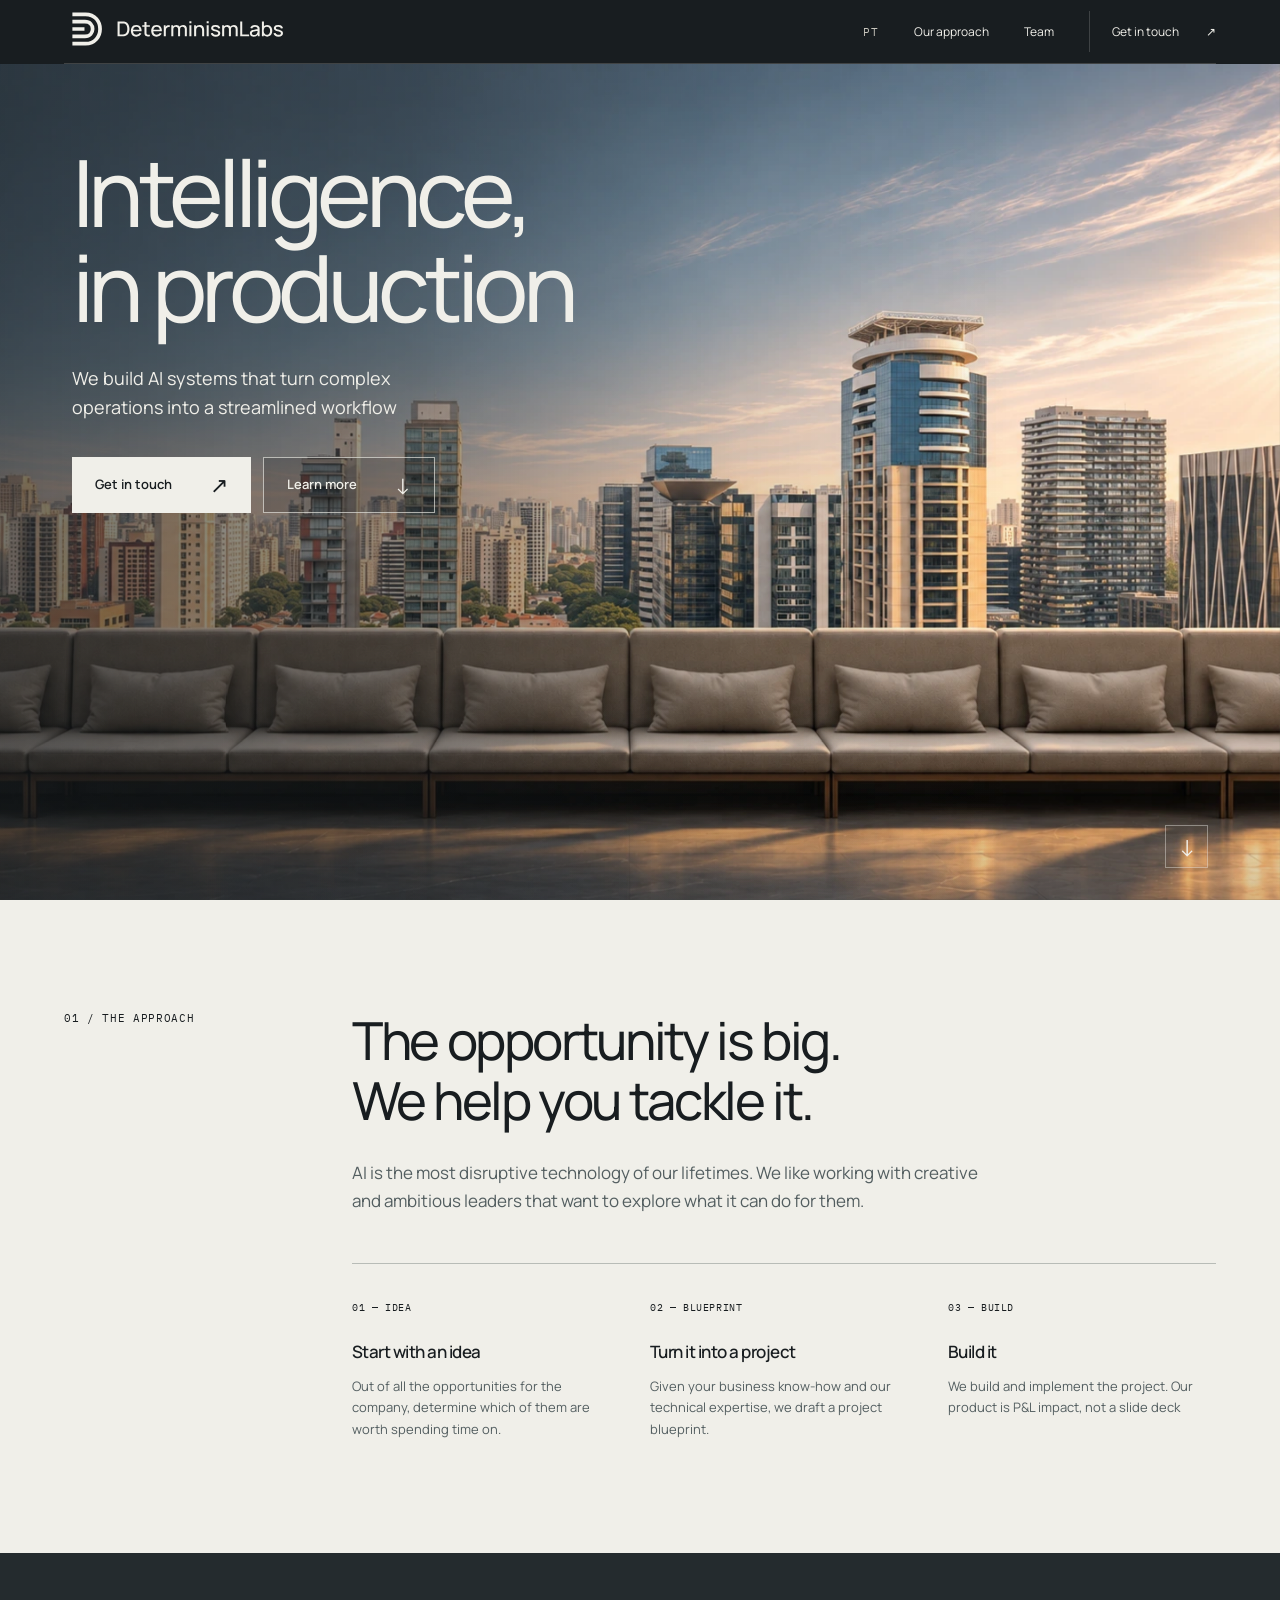
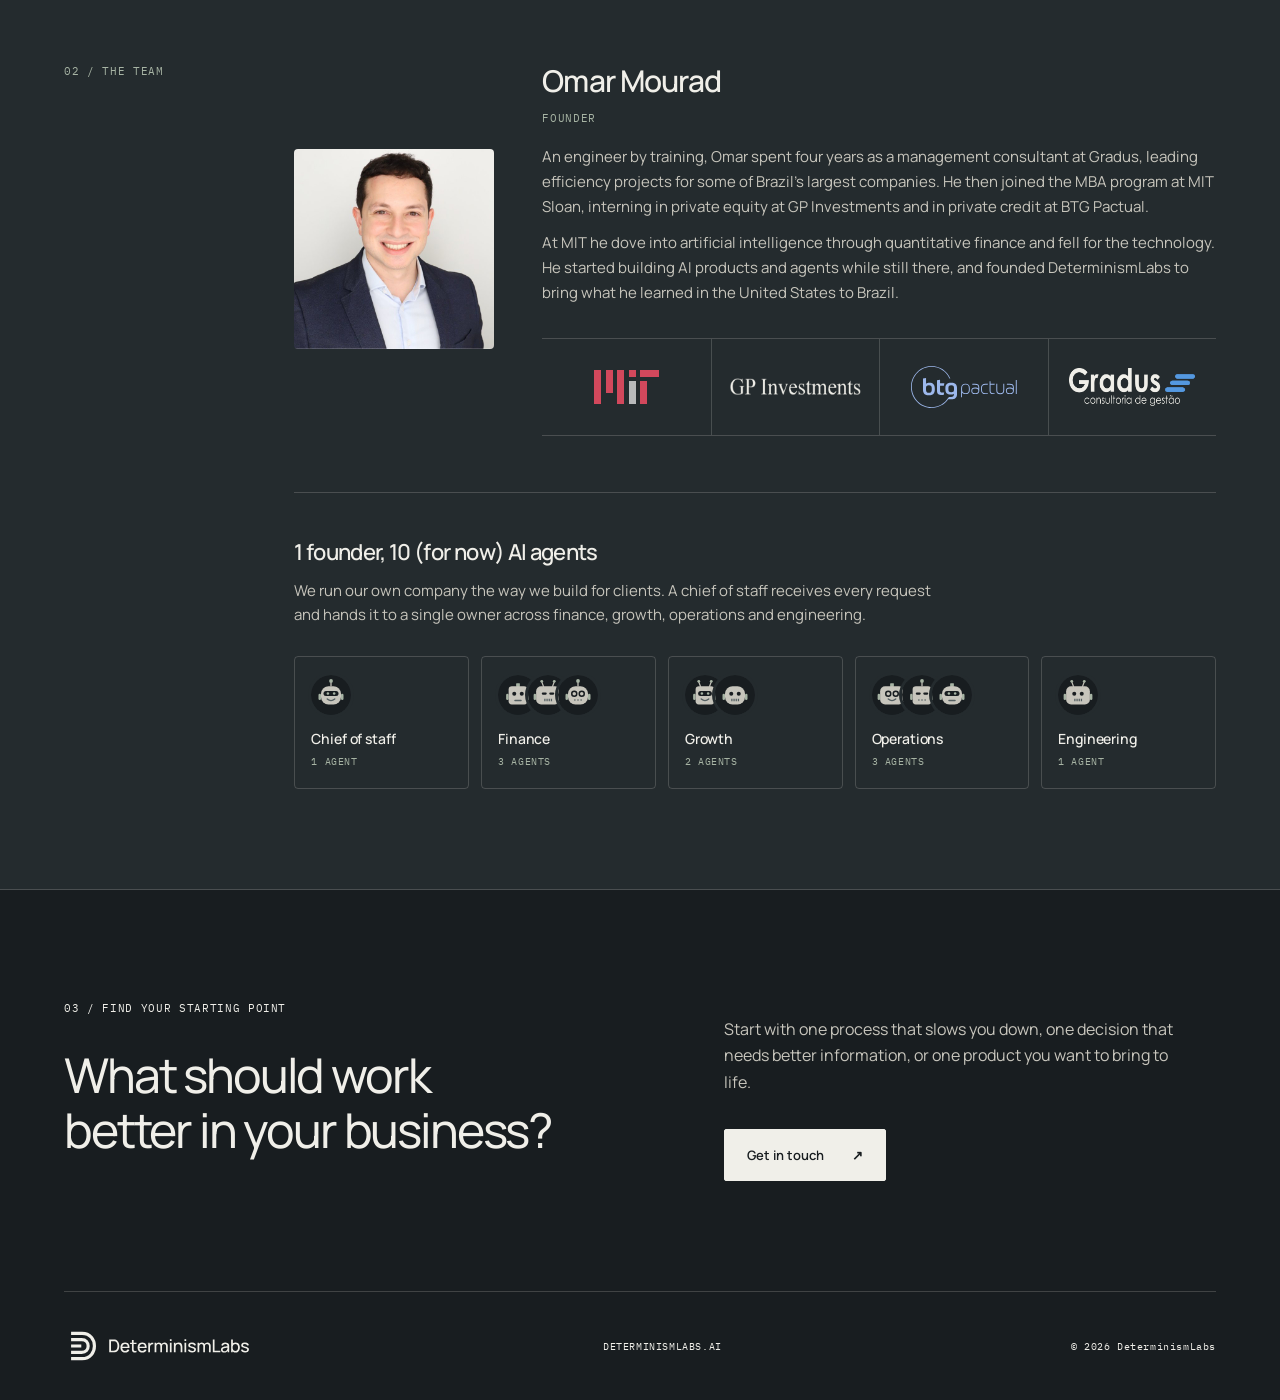
<file: index.html>
<!doctype html><html lang="en"><head><meta charset="utf-8"><meta name="viewport" content="width=device-width,initial-scale=1"><meta http-equiv="Content-Security-Policy" content="default-src 'self'; script-src 'self'; style-src 'self'; img-src 'self' data:; font-src 'self'; connect-src 'self' https://api.web3forms.com; form-action 'self' https://api.web3forms.com; base-uri 'none'; object-src 'none'; frame-ancestors 'none'"><meta name="referrer" content="strict-origin-when-cross-origin"><title>DeterminismLabs</title><meta name="description" content="DeterminismLabs builds AI systems that turn complex operations into a streamlined workflow."><link rel="icon" href="assets/logos/favicon.svg"><link rel="stylesheet" href="assets/brand.css"><link rel="stylesheet" href="assets/concept.css"><link rel="stylesheet" href="assets/contact.css"><link rel="canonical" href="https://determinismlabs.ai/"><link rel="alternate" hreflang="en" href="https://determinismlabs.ai/"><link rel="alternate" hreflang="pt-BR" href="https://determinismlabs.ai/pt/"><link rel="alternate" hreflang="x-default" href="https://determinismlabs.ai/"><script src="assets/lang.js"></script><link rel="stylesheet" href="assets/office-hero.css"></head><body>
<a href="#main" class="skip">Skip to content</a><header class="nav"><a href="/" aria-label="DeterminismLabs home"><img class="logo" src="assets/logos/wordmark-chalk.svg" alt="DeterminismLabs"></a><nav aria-label="Main"><a href="/pt/" class="lang" data-lang="pt" hreflang="pt-BR" lang="pt-BR" aria-label="Português">PT</a><a href="#approach">Our approach</a><a href="#team">Team</a><a href="mailto:contact@determinismlabs.ai" class="nav-cta" data-contact-open>Get in touch <span>↗</span></a></nav></header>
<main id="main"><section class="hero office-hero">
<picture class="office-photo"><source media="(max-width: 640px)" srcset="assets/office-view-v4-mobile.webp"><img src="assets/office-view-v4.webp" alt="The office’s recognizable modular couch and neighboring towers in luminous morning light." width="1672" height="941" fetchpriority="high"></picture>
<div class="office-shade" aria-hidden="true"></div>
<div class="hero-copy"><h1>Intelligence,<br>in production</h1><p>We build AI systems that turn complex operations into a streamlined workflow</p><div class="hero-actions"><a class="button" href="mailto:contact@determinismlabs.ai" data-contact-open>Get in touch <span aria-hidden="true">↗</span></a><a class="button hero-secondary" href="#approach">Learn more <span aria-hidden="true">↓</span></a></div></div>
<a class="office-scroll" href="#approach" aria-label="Scroll to our approach"><span aria-hidden="true">↓</span></a>
</section>
<section class="intro" id="approach"><div class="eyebrow">01 / The approach</div><div><h2>The opportunity is big.<br>We help you tackle it.</h2><p>AI is the most disruptive technology of our lifetimes. We like working with creative and ambitious leaders that want to explore what it can do for them.</p><div class="steps"><article><span class="mono">01 — IDEA</span><h3>Start with an idea</h3><p>Out of all the opportunities for the company, determine which of them are worth spending time on.</p></article><article><span class="mono">02 — BLUEPRINT</span><h3>Turn it into a project</h3><p>Given your business know-how and our technical expertise, we draft a project blueprint.</p></article><article><span class="mono">03 — BUILD</span><h3>Build it</h3><p>We build and implement the project. Our product is P&amp;L impact, not a slide deck</p></article></div></div></section>

<section class="team" id="team"><div class="eyebrow">02 / The team</div><div class="team-body"><div class="founder"><img class="portrait" src="assets/team/omar-mourad.jpg" alt="Portrait of Omar Mourad" width="640" height="640" loading="lazy"><div class="bio"><h3>Omar Mourad</h3><span class="mono">Founder</span><p>An engineer by training, Omar spent four years as a management consultant at Gradus, leading efficiency projects for some of Brazil’s largest companies. He then joined the MBA program at MIT Sloan, interning in private equity at GP Investments and in private credit at BTG Pactual.</p><p>At MIT he dove into artificial intelligence through quantitative finance and fell for the technology. He started building AI products and agents while still there, and founded DeterminismLabs to bring what he learned in the United States to Brazil.</p><ul class="logos" aria-label="Career"><li><img class="mit" src="assets/team/mit-on-dark.svg" alt="MIT" loading="lazy"></li><li><img class="gp" src="assets/team/gp-investments-on-dark.png" alt="GP Investments" loading="lazy"></li><li><img class="btg" src="assets/team/btg-pactual-on-dark.svg" alt="BTG Pactual" loading="lazy"></li><li><img class="gradus" src="assets/team/gradus-on-dark.png" alt="Gradus" loading="lazy"></li></ul></div></div><div class="agents"><div><h3>1 founder, 10 (for now) AI agents</h3><p>We run our own company the way we build for clients. A chief of staff receives every request and hands it to a single owner across finance, growth, operations and engineering.</p></div><ul class="depts" aria-label="AI agents by department"><li><div class="bots"><svg viewBox="0 0 64 64" xmlns="http://www.w3.org/2000/svg" aria-hidden="true" focusable="false"><circle cx="32" cy="32" r="32" fill="#181D20"/><line x1="32" y1="18" x2="32" y2="11" stroke="#C7C5BC" stroke-width="2"/><circle cx="32" cy="9.5" r="3" fill="#A7B4A4"/><rect x="12" y="30" width="4" height="10" rx="2" fill="#A7B4A4"/><rect x="48" y="30" width="4" height="10" rx="2" fill="#A7B4A4"/><rect x="16" y="18" width="32" height="29" rx="12" fill="#C7C5BC"/><rect x="20" y="25.5" width="24" height="8" rx="4" fill="#181D20"/><circle cx="27" cy="29.5" r="2" fill="#A7B4A4"/><circle cx="37" cy="29.5" r="2" fill="#A7B4A4"/><path d="M26 38.5q6 5 12 0" fill="none" stroke="#535E60" stroke-width="2.2" stroke-linecap="round"/></svg></div><strong>Chief of staff</strong><span class="mono">1 agent</span></li><li><div class="bots"><svg viewBox="0 0 64 64" xmlns="http://www.w3.org/2000/svg" aria-hidden="true" focusable="false"><circle cx="32" cy="32" r="32" fill="#181D20"/><rect x="29" y="13" width="6" height="6" rx="1" fill="#A7B4A4"/><rect x="13" y="30" width="4" height="10" rx="2" fill="#A7B4A4"/><rect x="47" y="30" width="4" height="10" rx="2" fill="#A7B4A4"/><rect x="17" y="18" width="30" height="29" rx="5" fill="#C7C5BC"/><circle cx="26" cy="30" r="3.2" fill="#181D20"/><circle cx="38" cy="30" r="3.2" fill="#181D20"/><rect x="26" y="39.5" width="12" height="2.4" rx="1.2" fill="#535E60"/></svg><svg viewBox="0 0 64 64" xmlns="http://www.w3.org/2000/svg" aria-hidden="true" focusable="false"><circle cx="32" cy="32" r="32" fill="#181D20"/><line x1="25" y1="19" x2="22" y2="11" stroke="#C7C5BC" stroke-width="2"/><line x1="39" y1="19" x2="42" y2="11" stroke="#C7C5BC" stroke-width="2"/><circle cx="22" cy="10" r="2.2" fill="#A7B4A4"/><circle cx="42" cy="10" r="2.2" fill="#A7B4A4"/><rect x="9" y="30" width="4" height="10" rx="2" fill="#A7B4A4"/><rect x="51" y="30" width="4" height="10" rx="2" fill="#A7B4A4"/><rect x="13" y="18" width="38" height="29" rx="8" fill="#C7C5BC"/><rect x="22" y="28" width="8" height="3.5" rx="1.75" fill="#181D20"/><rect x="34" y="28" width="8" height="3.5" rx="1.75" fill="#181D20"/><rect x="26" y="38" width="2" height="4" fill="#535E60"/><rect x="29.5" y="38" width="2" height="4" fill="#535E60"/><rect x="33" y="38" width="2" height="4" fill="#535E60"/><rect x="36.5" y="38" width="2" height="4" fill="#535E60"/></svg><svg viewBox="0 0 64 64" xmlns="http://www.w3.org/2000/svg" aria-hidden="true" focusable="false"><circle cx="32" cy="32" r="32" fill="#181D20"/><line x1="32" y1="18" x2="32" y2="11" stroke="#C7C5BC" stroke-width="2"/><circle cx="32" cy="9.5" r="3" fill="#A7B4A4"/><rect x="12" y="30" width="4" height="10" rx="2" fill="#A7B4A4"/><rect x="48" y="30" width="4" height="10" rx="2" fill="#A7B4A4"/><rect x="16" y="18" width="32" height="29" rx="12" fill="#C7C5BC"/><circle cx="26" cy="30" r="4" fill="none" stroke="#181D20" stroke-width="2.4"/><circle cx="38" cy="30" r="4" fill="none" stroke="#181D20" stroke-width="2.4"/><circle cx="27" cy="40" r="1.3" fill="#535E60"/><circle cx="32" cy="40" r="1.3" fill="#535E60"/><circle cx="37" cy="40" r="1.3" fill="#535E60"/></svg></div><strong>Finance</strong><span class="mono">3 agents</span></li><li><div class="bots"><svg viewBox="0 0 64 64" xmlns="http://www.w3.org/2000/svg" aria-hidden="true" focusable="false"><circle cx="32" cy="32" r="32" fill="#181D20"/><line x1="25" y1="19" x2="22" y2="11" stroke="#C7C5BC" stroke-width="2"/><line x1="39" y1="19" x2="42" y2="11" stroke="#C7C5BC" stroke-width="2"/><circle cx="22" cy="10" r="2.2" fill="#A7B4A4"/><circle cx="42" cy="10" r="2.2" fill="#A7B4A4"/><rect x="13" y="30" width="4" height="10" rx="2" fill="#A7B4A4"/><rect x="47" y="30" width="4" height="10" rx="2" fill="#A7B4A4"/><rect x="17" y="18" width="30" height="29" rx="5" fill="#C7C5BC"/><rect x="21" y="25.5" width="22" height="8" rx="4" fill="#181D20"/><circle cx="27" cy="29.5" r="2" fill="#A7B4A4"/><circle cx="37" cy="29.5" r="2" fill="#A7B4A4"/><path d="M26 38.5q6 5 12 0" fill="none" stroke="#535E60" stroke-width="2.2" stroke-linecap="round"/></svg><svg viewBox="0 0 64 64" xmlns="http://www.w3.org/2000/svg" aria-hidden="true" focusable="false"><circle cx="32" cy="32" r="32" fill="#181D20"/><rect x="12" y="30" width="4" height="10" rx="2" fill="#A7B4A4"/><rect x="48" y="30" width="4" height="10" rx="2" fill="#A7B4A4"/><rect x="16" y="18" width="32" height="29" rx="12" fill="#C7C5BC"/><circle cx="26" cy="30" r="3.2" fill="#181D20"/><circle cx="38" cy="30" r="3.2" fill="#181D20"/><rect x="26" y="38" width="2" height="4" fill="#535E60"/><rect x="29.5" y="38" width="2" height="4" fill="#535E60"/><rect x="33" y="38" width="2" height="4" fill="#535E60"/><rect x="36.5" y="38" width="2" height="4" fill="#535E60"/></svg></div><strong>Growth</strong><span class="mono">2 agents</span></li><li><div class="bots"><svg viewBox="0 0 64 64" xmlns="http://www.w3.org/2000/svg" aria-hidden="true" focusable="false"><circle cx="32" cy="32" r="32" fill="#181D20"/><rect x="29" y="13" width="6" height="6" rx="1" fill="#A7B4A4"/><rect x="9" y="30" width="4" height="10" rx="2" fill="#A7B4A4"/><rect x="51" y="30" width="4" height="10" rx="2" fill="#A7B4A4"/><rect x="13" y="18" width="38" height="29" rx="8" fill="#C7C5BC"/><circle cx="26" cy="30" r="4" fill="none" stroke="#181D20" stroke-width="2.4"/><circle cx="38" cy="30" r="4" fill="none" stroke="#181D20" stroke-width="2.4"/><path d="M26 38.5q6 5 12 0" fill="none" stroke="#535E60" stroke-width="2.2" stroke-linecap="round"/></svg><svg viewBox="0 0 64 64" xmlns="http://www.w3.org/2000/svg" aria-hidden="true" focusable="false"><circle cx="32" cy="32" r="32" fill="#181D20"/><line x1="32" y1="18" x2="32" y2="11" stroke="#C7C5BC" stroke-width="2"/><circle cx="32" cy="9.5" r="3" fill="#A7B4A4"/><rect x="13" y="30" width="4" height="10" rx="2" fill="#A7B4A4"/><rect x="47" y="30" width="4" height="10" rx="2" fill="#A7B4A4"/><rect x="17" y="18" width="30" height="29" rx="5" fill="#C7C5BC"/><rect x="22" y="28" width="8" height="3.5" rx="1.75" fill="#181D20"/><rect x="34" y="28" width="8" height="3.5" rx="1.75" fill="#181D20"/><circle cx="27" cy="40" r="1.3" fill="#535E60"/><circle cx="32" cy="40" r="1.3" fill="#535E60"/><circle cx="37" cy="40" r="1.3" fill="#535E60"/></svg><svg viewBox="0 0 64 64" xmlns="http://www.w3.org/2000/svg" aria-hidden="true" focusable="false"><circle cx="32" cy="32" r="32" fill="#181D20"/><rect x="29" y="13" width="6" height="6" rx="1" fill="#A7B4A4"/><rect x="12" y="30" width="4" height="10" rx="2" fill="#A7B4A4"/><rect x="48" y="30" width="4" height="10" rx="2" fill="#A7B4A4"/><rect x="16" y="18" width="32" height="29" rx="12" fill="#C7C5BC"/><rect x="20" y="25.5" width="24" height="8" rx="4" fill="#181D20"/><circle cx="27" cy="29.5" r="2" fill="#A7B4A4"/><circle cx="37" cy="29.5" r="2" fill="#A7B4A4"/><rect x="26" y="39.5" width="12" height="2.4" rx="1.2" fill="#535E60"/></svg></div><strong>Operations</strong><span class="mono">3 agents</span></li><li><div class="bots"><svg viewBox="0 0 64 64" xmlns="http://www.w3.org/2000/svg" aria-hidden="true" focusable="false"><circle cx="32" cy="32" r="32" fill="#181D20"/><line x1="25" y1="19" x2="22" y2="11" stroke="#C7C5BC" stroke-width="2"/><line x1="39" y1="19" x2="42" y2="11" stroke="#C7C5BC" stroke-width="2"/><circle cx="22" cy="10" r="2.2" fill="#A7B4A4"/><circle cx="42" cy="10" r="2.2" fill="#A7B4A4"/><rect x="9" y="30" width="4" height="10" rx="2" fill="#A7B4A4"/><rect x="51" y="30" width="4" height="10" rx="2" fill="#A7B4A4"/><rect x="13" y="18" width="38" height="29" rx="8" fill="#C7C5BC"/><circle cx="26" cy="30" r="3.2" fill="#181D20"/><circle cx="38" cy="30" r="3.2" fill="#181D20"/><rect x="26" y="38" width="2" height="4" fill="#535E60"/><rect x="29.5" y="38" width="2" height="4" fill="#535E60"/><rect x="33" y="38" width="2" height="4" fill="#535E60"/><rect x="36.5" y="38" width="2" height="4" fill="#535E60"/></svg></div><strong>Engineering</strong><span class="mono">1 agent</span></li></ul></div></div></section>
<section class="opportunity" id="opportunity"><div><div class="eyebrow">03 / Find your starting point</div><h2>What should work<br>better in your business?</h2></div><div><p>Start with one process that slows you down, one decision that needs better information, or one product you want to bring to life.</p><a class="button" href="mailto:contact@determinismlabs.ai" data-contact-open>Get in touch <span>↗</span></a></div></section></main>
<dialog id="contact" class="contact" aria-labelledby="contact-title"><div class="contact-inner"><div class="contact-head"><div><span class="eyebrow">Get in touch</span><h2 id="contact-title">Tell us what should<br>work better.</h2></div><button type="button" class="contact-close" data-contact-close aria-label="Close">×</button></div><p>Describe the process, decision or product you have in mind. We reply from contact@determinismlabs.ai within two business days.</p><form action="https://api.web3forms.com/submit" method="POST" novalidate data-sending="Sending…" data-error="Something went wrong. Please email us directly at contact@determinismlabs.ai."><input type="hidden" name="access_key" value="a11fddf4-00a5-453a-812e-54a4db5dd188"><input type="hidden" name="subject" value="New message from determinismlabs.ai"><input type="hidden" name="from_name" value="DeterminismLabs website"><input type="hidden" name="language" value="en"><input class="hp" type="text" name="botcheck" tabindex="-1" autocomplete="off" aria-hidden="true"><div class="row"><label><span class="mono">Name</span><input type="text" name="name" required autocomplete="name" placeholder="Your name"></label><label><span class="mono">Email</span><input type="email" name="email" required autocomplete="email" placeholder="you@company.com"></label></div><label><span class="mono">Company</span><input type="text" name="company" required autocomplete="organization" placeholder="Company"></label><label><span class="mono">Message</span><textarea name="message" required placeholder="What should work better in your business?"></textarea></label><p class="contact-status" role="status" aria-live="polite"></p><div class="contact-actions"><button type="submit" class="button">Send message <span>↗</span></button><span class="contact-alt">or email <a href="mailto:contact@determinismlabs.ai">contact@determinismlabs.ai</a></span></div></form><div class="contact-done"><p>Thank you. Your message is on its way to contact@determinismlabs.ai and we will reply within two business days.</p><button type="button" class="button" data-contact-close>Close <span>↗</span></button></div></div></dialog>
<footer><img src="assets/logos/wordmark-chalk.svg" alt="DeterminismLabs" class="logo"><div class="mono">DETERMINISMLABS.AI</div><span class="mono">© 2026 DeterminismLabs</span></footer><script src="assets/contact.js"></script></body></html>
</file>
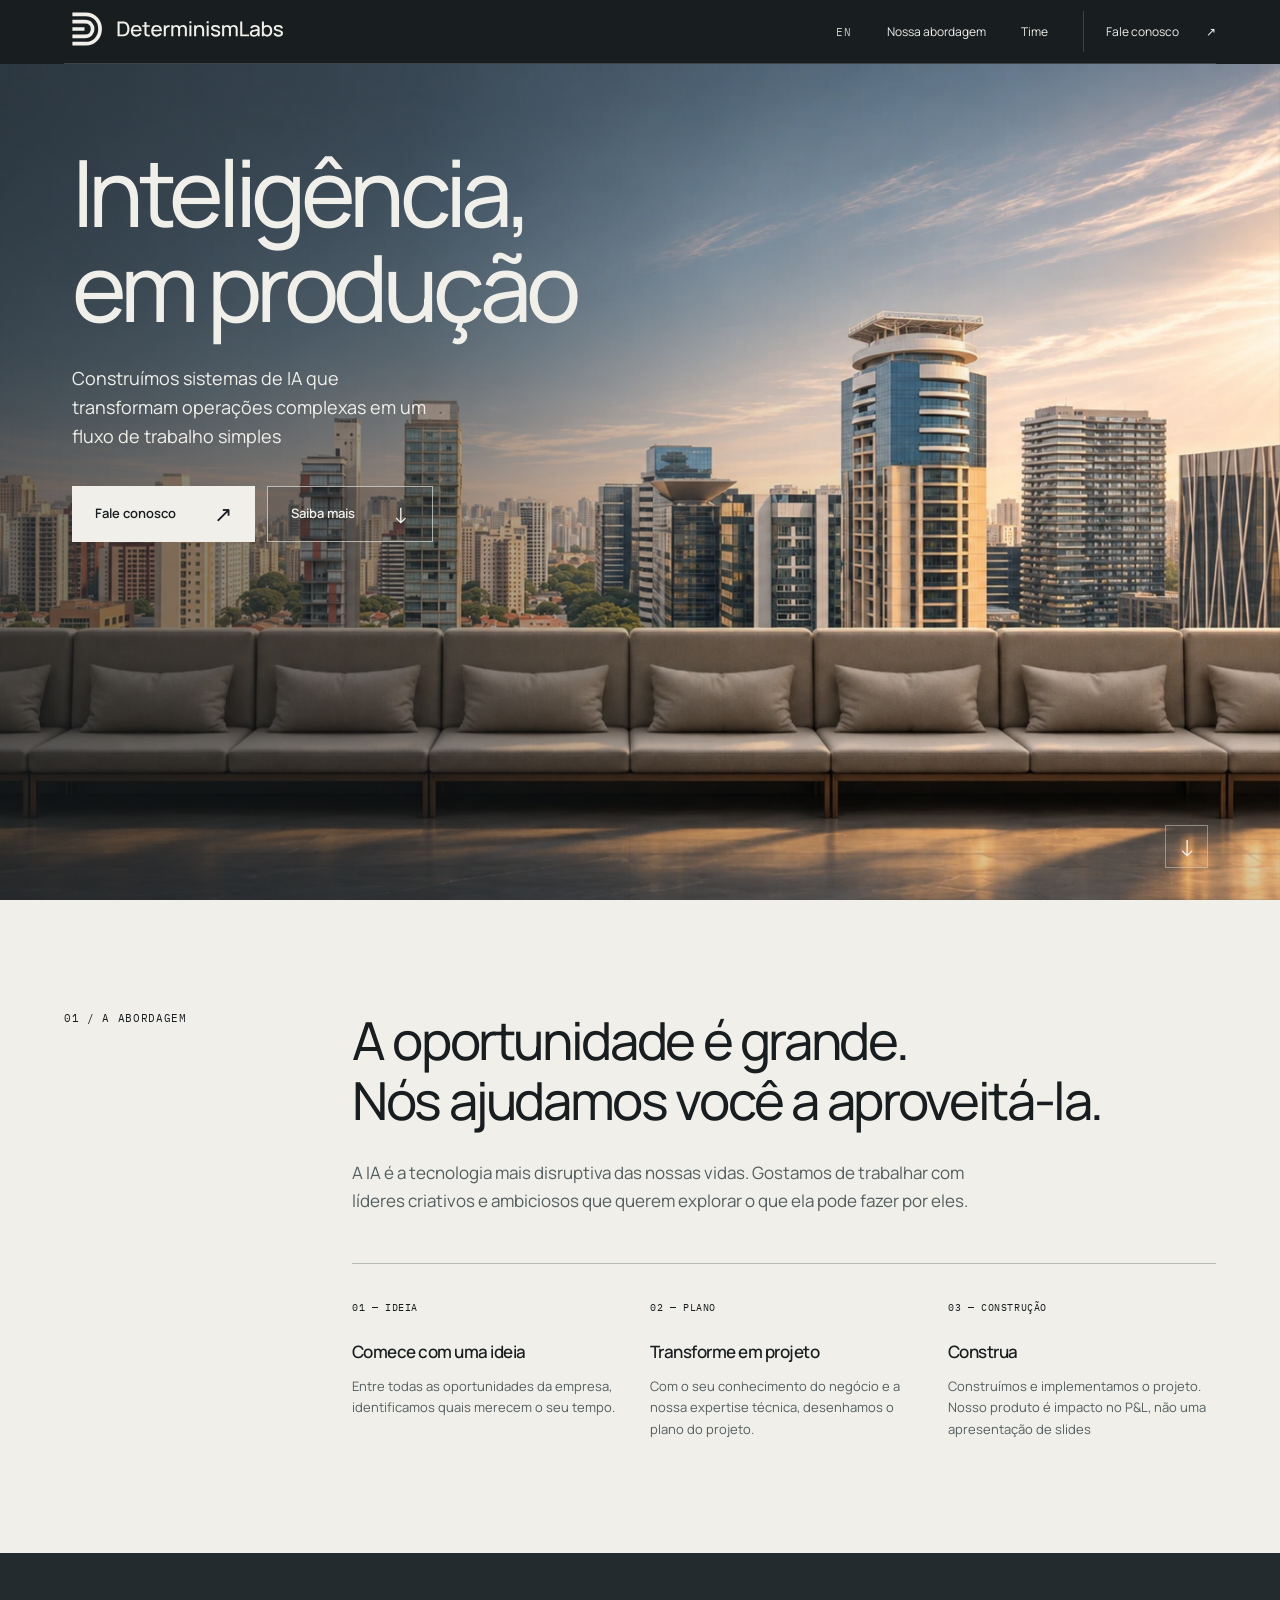
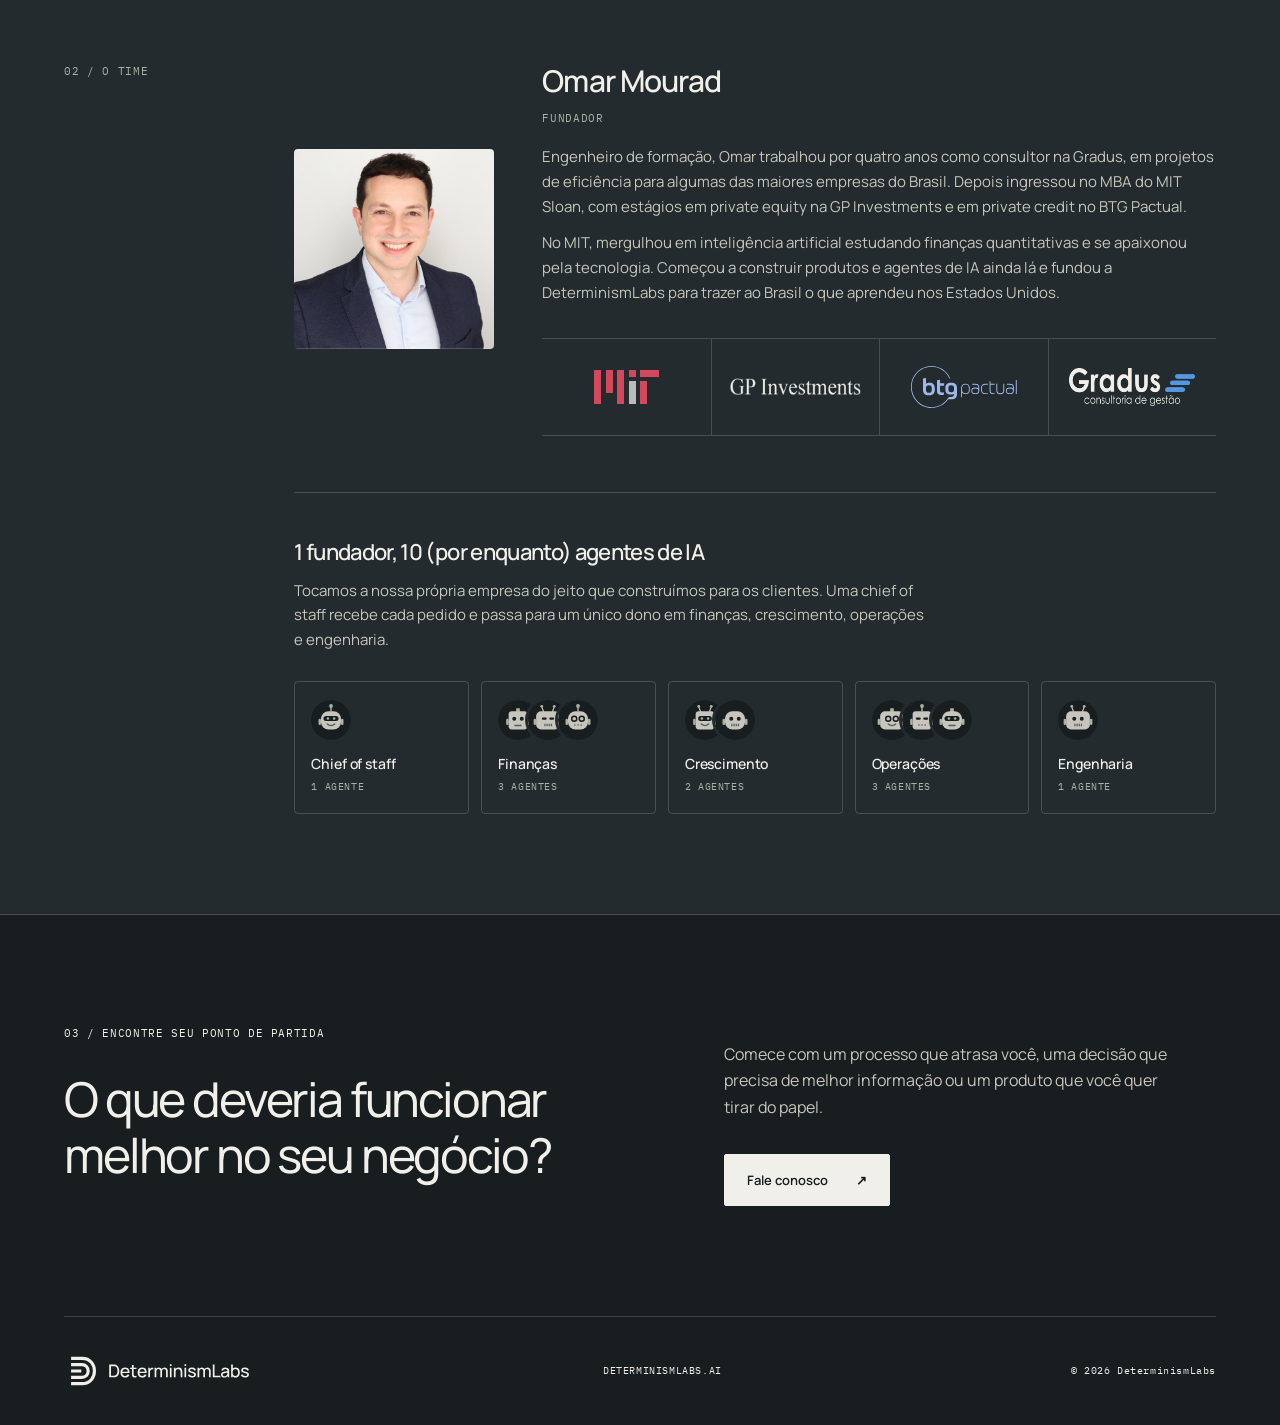
<file: pt/index.html>
<!doctype html><html lang="pt-BR"><head><meta charset="utf-8"><meta name="viewport" content="width=device-width,initial-scale=1"><meta http-equiv="Content-Security-Policy" content="default-src 'self'; script-src 'self'; style-src 'self'; img-src 'self' data:; font-src 'self'; connect-src 'self' https://api.web3forms.com; form-action 'self' https://api.web3forms.com; base-uri 'none'; object-src 'none'; frame-ancestors 'none'"><meta name="referrer" content="strict-origin-when-cross-origin"><title>DeterminismLabs</title><meta name="description" content="A DeterminismLabs constrói sistemas de IA que transformam operações complexas em um fluxo de trabalho simples."><link rel="icon" href="../assets/logos/favicon.svg"><link rel="stylesheet" href="../assets/brand.css"><link rel="stylesheet" href="../assets/concept.css"><link rel="stylesheet" href="../assets/contact.css"><link rel="canonical" href="https://determinismlabs.ai/pt/"><link rel="alternate" hreflang="en" href="https://determinismlabs.ai/"><link rel="alternate" hreflang="pt-BR" href="https://determinismlabs.ai/pt/"><link rel="alternate" hreflang="x-default" href="https://determinismlabs.ai/"><script src="../assets/lang.js"></script><link rel="stylesheet" href="../assets/office-hero.css"></head><body>
<a href="#main" class="skip">Pular para o conteúdo</a><header class="nav"><a href="/pt/" aria-label="Página inicial da DeterminismLabs"><img class="logo" src="../assets/logos/wordmark-chalk.svg" alt="DeterminismLabs"></a><nav aria-label="Principal"><a href="/" class="lang" data-lang="en" hreflang="en" lang="en" aria-label="English">EN</a><a href="#approach">Nossa abordagem</a><a href="#team">Time</a><a href="mailto:contact@determinismlabs.ai" class="nav-cta" data-contact-open>Fale conosco <span>↗</span></a></nav></header>
<main id="main"><section class="hero office-hero">
<picture class="office-photo"><source media="(max-width: 640px)" srcset="../assets/office-view-v4-mobile.webp"><img src="../assets/office-view-v4.webp" alt="O sofá modular e os edifícios da vista do escritório, reimaginados na luz da manhã." width="1672" height="941" fetchpriority="high"></picture>
<div class="office-shade" aria-hidden="true"></div>
<div class="hero-copy"><h1>Inteligência,<br>em produção</h1><p>Construímos sistemas de IA que transformam operações complexas em um fluxo de trabalho simples</p><div class="hero-actions"><a class="button" href="mailto:contact@determinismlabs.ai" data-contact-open>Fale conosco <span aria-hidden="true">↗</span></a><a class="button hero-secondary" href="#approach">Saiba mais <span aria-hidden="true">↓</span></a></div></div>
<a class="office-scroll" href="#approach" aria-label="Ver nossa abordagem"><span aria-hidden="true">↓</span></a>
</section>
<section class="intro" id="approach"><div class="eyebrow">01 / A abordagem</div><div><h2>A oportunidade é grande.<br>Nós ajudamos você a aproveitá-la.</h2><p>A IA é a tecnologia mais disruptiva das nossas vidas. Gostamos de trabalhar com líderes criativos e ambiciosos que querem explorar o que ela pode fazer por eles.</p><div class="steps"><article><span class="mono">01 — IDEIA</span><h3>Comece com uma ideia</h3><p>Entre todas as oportunidades da empresa, identificamos quais merecem o seu tempo.</p></article><article><span class="mono">02 — PLANO</span><h3>Transforme em projeto</h3><p>Com o seu conhecimento do negócio e a nossa expertise técnica, desenhamos o plano do projeto.</p></article><article><span class="mono">03 — CONSTRUÇÃO</span><h3>Construa</h3><p>Construímos e implementamos o projeto. Nosso produto é impacto no P&amp;L, não uma apresentação de slides</p></article></div></div></section>

<section class="team" id="team"><div class="eyebrow">02 / O time</div><div class="team-body"><div class="founder"><img class="portrait" src="../assets/team/omar-mourad.jpg" alt="Foto de Omar Mourad" width="640" height="640" loading="lazy"><div class="bio"><h3>Omar Mourad</h3><span class="mono">Fundador</span><p>Engenheiro de formação, Omar trabalhou por quatro anos como consultor na Gradus, em projetos de eficiência para algumas das maiores empresas do Brasil. Depois ingressou no MBA do MIT Sloan, com estágios em private equity na GP Investments e em private credit no BTG Pactual.</p><p>No MIT, mergulhou em inteligência artificial estudando finanças quantitativas e se apaixonou pela tecnologia. Começou a construir produtos e agentes de IA ainda lá e fundou a DeterminismLabs para trazer ao Brasil o que aprendeu nos Estados Unidos.</p><ul class="logos" aria-label="Trajetória"><li><img class="mit" src="../assets/team/mit-on-dark.svg" alt="MIT" loading="lazy"></li><li><img class="gp" src="../assets/team/gp-investments-on-dark.png" alt="GP Investments" loading="lazy"></li><li><img class="btg" src="../assets/team/btg-pactual-on-dark.svg" alt="BTG Pactual" loading="lazy"></li><li><img class="gradus" src="../assets/team/gradus-on-dark.png" alt="Gradus" loading="lazy"></li></ul></div></div><div class="agents"><div><h3>1 fundador, 10 (por enquanto) agentes de IA</h3><p>Tocamos a nossa própria empresa do jeito que construímos para os clientes. Uma chief of staff recebe cada pedido e passa para um único dono em finanças, crescimento, operações e engenharia.</p></div><ul class="depts" aria-label="Agentes de IA por área"><li><div class="bots"><svg viewBox="0 0 64 64" xmlns="http://www.w3.org/2000/svg" aria-hidden="true" focusable="false"><circle cx="32" cy="32" r="32" fill="#181D20"/><line x1="32" y1="18" x2="32" y2="11" stroke="#C7C5BC" stroke-width="2"/><circle cx="32" cy="9.5" r="3" fill="#A7B4A4"/><rect x="12" y="30" width="4" height="10" rx="2" fill="#A7B4A4"/><rect x="48" y="30" width="4" height="10" rx="2" fill="#A7B4A4"/><rect x="16" y="18" width="32" height="29" rx="12" fill="#C7C5BC"/><rect x="20" y="25.5" width="24" height="8" rx="4" fill="#181D20"/><circle cx="27" cy="29.5" r="2" fill="#A7B4A4"/><circle cx="37" cy="29.5" r="2" fill="#A7B4A4"/><path d="M26 38.5q6 5 12 0" fill="none" stroke="#535E60" stroke-width="2.2" stroke-linecap="round"/></svg></div><strong>Chief of staff</strong><span class="mono">1 agente</span></li><li><div class="bots"><svg viewBox="0 0 64 64" xmlns="http://www.w3.org/2000/svg" aria-hidden="true" focusable="false"><circle cx="32" cy="32" r="32" fill="#181D20"/><rect x="29" y="13" width="6" height="6" rx="1" fill="#A7B4A4"/><rect x="13" y="30" width="4" height="10" rx="2" fill="#A7B4A4"/><rect x="47" y="30" width="4" height="10" rx="2" fill="#A7B4A4"/><rect x="17" y="18" width="30" height="29" rx="5" fill="#C7C5BC"/><circle cx="26" cy="30" r="3.2" fill="#181D20"/><circle cx="38" cy="30" r="3.2" fill="#181D20"/><rect x="26" y="39.5" width="12" height="2.4" rx="1.2" fill="#535E60"/></svg><svg viewBox="0 0 64 64" xmlns="http://www.w3.org/2000/svg" aria-hidden="true" focusable="false"><circle cx="32" cy="32" r="32" fill="#181D20"/><line x1="25" y1="19" x2="22" y2="11" stroke="#C7C5BC" stroke-width="2"/><line x1="39" y1="19" x2="42" y2="11" stroke="#C7C5BC" stroke-width="2"/><circle cx="22" cy="10" r="2.2" fill="#A7B4A4"/><circle cx="42" cy="10" r="2.2" fill="#A7B4A4"/><rect x="9" y="30" width="4" height="10" rx="2" fill="#A7B4A4"/><rect x="51" y="30" width="4" height="10" rx="2" fill="#A7B4A4"/><rect x="13" y="18" width="38" height="29" rx="8" fill="#C7C5BC"/><rect x="22" y="28" width="8" height="3.5" rx="1.75" fill="#181D20"/><rect x="34" y="28" width="8" height="3.5" rx="1.75" fill="#181D20"/><rect x="26" y="38" width="2" height="4" fill="#535E60"/><rect x="29.5" y="38" width="2" height="4" fill="#535E60"/><rect x="33" y="38" width="2" height="4" fill="#535E60"/><rect x="36.5" y="38" width="2" height="4" fill="#535E60"/></svg><svg viewBox="0 0 64 64" xmlns="http://www.w3.org/2000/svg" aria-hidden="true" focusable="false"><circle cx="32" cy="32" r="32" fill="#181D20"/><line x1="32" y1="18" x2="32" y2="11" stroke="#C7C5BC" stroke-width="2"/><circle cx="32" cy="9.5" r="3" fill="#A7B4A4"/><rect x="12" y="30" width="4" height="10" rx="2" fill="#A7B4A4"/><rect x="48" y="30" width="4" height="10" rx="2" fill="#A7B4A4"/><rect x="16" y="18" width="32" height="29" rx="12" fill="#C7C5BC"/><circle cx="26" cy="30" r="4" fill="none" stroke="#181D20" stroke-width="2.4"/><circle cx="38" cy="30" r="4" fill="none" stroke="#181D20" stroke-width="2.4"/><circle cx="27" cy="40" r="1.3" fill="#535E60"/><circle cx="32" cy="40" r="1.3" fill="#535E60"/><circle cx="37" cy="40" r="1.3" fill="#535E60"/></svg></div><strong>Finanças</strong><span class="mono">3 agentes</span></li><li><div class="bots"><svg viewBox="0 0 64 64" xmlns="http://www.w3.org/2000/svg" aria-hidden="true" focusable="false"><circle cx="32" cy="32" r="32" fill="#181D20"/><line x1="25" y1="19" x2="22" y2="11" stroke="#C7C5BC" stroke-width="2"/><line x1="39" y1="19" x2="42" y2="11" stroke="#C7C5BC" stroke-width="2"/><circle cx="22" cy="10" r="2.2" fill="#A7B4A4"/><circle cx="42" cy="10" r="2.2" fill="#A7B4A4"/><rect x="13" y="30" width="4" height="10" rx="2" fill="#A7B4A4"/><rect x="47" y="30" width="4" height="10" rx="2" fill="#A7B4A4"/><rect x="17" y="18" width="30" height="29" rx="5" fill="#C7C5BC"/><rect x="21" y="25.5" width="22" height="8" rx="4" fill="#181D20"/><circle cx="27" cy="29.5" r="2" fill="#A7B4A4"/><circle cx="37" cy="29.5" r="2" fill="#A7B4A4"/><path d="M26 38.5q6 5 12 0" fill="none" stroke="#535E60" stroke-width="2.2" stroke-linecap="round"/></svg><svg viewBox="0 0 64 64" xmlns="http://www.w3.org/2000/svg" aria-hidden="true" focusable="false"><circle cx="32" cy="32" r="32" fill="#181D20"/><rect x="12" y="30" width="4" height="10" rx="2" fill="#A7B4A4"/><rect x="48" y="30" width="4" height="10" rx="2" fill="#A7B4A4"/><rect x="16" y="18" width="32" height="29" rx="12" fill="#C7C5BC"/><circle cx="26" cy="30" r="3.2" fill="#181D20"/><circle cx="38" cy="30" r="3.2" fill="#181D20"/><rect x="26" y="38" width="2" height="4" fill="#535E60"/><rect x="29.5" y="38" width="2" height="4" fill="#535E60"/><rect x="33" y="38" width="2" height="4" fill="#535E60"/><rect x="36.5" y="38" width="2" height="4" fill="#535E60"/></svg></div><strong>Crescimento</strong><span class="mono">2 agentes</span></li><li><div class="bots"><svg viewBox="0 0 64 64" xmlns="http://www.w3.org/2000/svg" aria-hidden="true" focusable="false"><circle cx="32" cy="32" r="32" fill="#181D20"/><rect x="29" y="13" width="6" height="6" rx="1" fill="#A7B4A4"/><rect x="9" y="30" width="4" height="10" rx="2" fill="#A7B4A4"/><rect x="51" y="30" width="4" height="10" rx="2" fill="#A7B4A4"/><rect x="13" y="18" width="38" height="29" rx="8" fill="#C7C5BC"/><circle cx="26" cy="30" r="4" fill="none" stroke="#181D20" stroke-width="2.4"/><circle cx="38" cy="30" r="4" fill="none" stroke="#181D20" stroke-width="2.4"/><path d="M26 38.5q6 5 12 0" fill="none" stroke="#535E60" stroke-width="2.2" stroke-linecap="round"/></svg><svg viewBox="0 0 64 64" xmlns="http://www.w3.org/2000/svg" aria-hidden="true" focusable="false"><circle cx="32" cy="32" r="32" fill="#181D20"/><line x1="32" y1="18" x2="32" y2="11" stroke="#C7C5BC" stroke-width="2"/><circle cx="32" cy="9.5" r="3" fill="#A7B4A4"/><rect x="13" y="30" width="4" height="10" rx="2" fill="#A7B4A4"/><rect x="47" y="30" width="4" height="10" rx="2" fill="#A7B4A4"/><rect x="17" y="18" width="30" height="29" rx="5" fill="#C7C5BC"/><rect x="22" y="28" width="8" height="3.5" rx="1.75" fill="#181D20"/><rect x="34" y="28" width="8" height="3.5" rx="1.75" fill="#181D20"/><circle cx="27" cy="40" r="1.3" fill="#535E60"/><circle cx="32" cy="40" r="1.3" fill="#535E60"/><circle cx="37" cy="40" r="1.3" fill="#535E60"/></svg><svg viewBox="0 0 64 64" xmlns="http://www.w3.org/2000/svg" aria-hidden="true" focusable="false"><circle cx="32" cy="32" r="32" fill="#181D20"/><rect x="29" y="13" width="6" height="6" rx="1" fill="#A7B4A4"/><rect x="12" y="30" width="4" height="10" rx="2" fill="#A7B4A4"/><rect x="48" y="30" width="4" height="10" rx="2" fill="#A7B4A4"/><rect x="16" y="18" width="32" height="29" rx="12" fill="#C7C5BC"/><rect x="20" y="25.5" width="24" height="8" rx="4" fill="#181D20"/><circle cx="27" cy="29.5" r="2" fill="#A7B4A4"/><circle cx="37" cy="29.5" r="2" fill="#A7B4A4"/><rect x="26" y="39.5" width="12" height="2.4" rx="1.2" fill="#535E60"/></svg></div><strong>Operações</strong><span class="mono">3 agentes</span></li><li><div class="bots"><svg viewBox="0 0 64 64" xmlns="http://www.w3.org/2000/svg" aria-hidden="true" focusable="false"><circle cx="32" cy="32" r="32" fill="#181D20"/><line x1="25" y1="19" x2="22" y2="11" stroke="#C7C5BC" stroke-width="2"/><line x1="39" y1="19" x2="42" y2="11" stroke="#C7C5BC" stroke-width="2"/><circle cx="22" cy="10" r="2.2" fill="#A7B4A4"/><circle cx="42" cy="10" r="2.2" fill="#A7B4A4"/><rect x="9" y="30" width="4" height="10" rx="2" fill="#A7B4A4"/><rect x="51" y="30" width="4" height="10" rx="2" fill="#A7B4A4"/><rect x="13" y="18" width="38" height="29" rx="8" fill="#C7C5BC"/><circle cx="26" cy="30" r="3.2" fill="#181D20"/><circle cx="38" cy="30" r="3.2" fill="#181D20"/><rect x="26" y="38" width="2" height="4" fill="#535E60"/><rect x="29.5" y="38" width="2" height="4" fill="#535E60"/><rect x="33" y="38" width="2" height="4" fill="#535E60"/><rect x="36.5" y="38" width="2" height="4" fill="#535E60"/></svg></div><strong>Engenharia</strong><span class="mono">1 agente</span></li></ul></div></div></section>
<section class="opportunity" id="opportunity"><div><div class="eyebrow">03 / Encontre seu ponto de partida</div><h2>O que deveria funcionar<br>melhor no seu negócio?</h2></div><div><p>Comece com um processo que atrasa você, uma decisão que precisa de melhor informação ou um produto que você quer tirar do papel.</p><a class="button" href="mailto:contact@determinismlabs.ai" data-contact-open>Fale conosco <span>↗</span></a></div></section></main>
<dialog id="contact" class="contact" aria-labelledby="contact-title"><div class="contact-inner"><div class="contact-head"><div><span class="eyebrow">Fale conosco</span><h2 id="contact-title">Conte o que deveria<br>funcionar melhor.</h2></div><button type="button" class="contact-close" data-contact-close aria-label="Fechar">×</button></div><p>Descreva o processo, a decisão ou o produto que você tem em mente. Respondemos de contact@determinismlabs.ai em até dois dias úteis.</p><form action="https://api.web3forms.com/submit" method="POST" novalidate data-sending="Enviando…" data-error="Algo deu errado. Escreva diretamente para contact@determinismlabs.ai."><input type="hidden" name="access_key" value="a11fddf4-00a5-453a-812e-54a4db5dd188"><input type="hidden" name="subject" value="Nova mensagem do site determinismlabs.ai"><input type="hidden" name="from_name" value="Site DeterminismLabs"><input type="hidden" name="language" value="pt-BR"><input class="hp" type="text" name="botcheck" tabindex="-1" autocomplete="off" aria-hidden="true"><div class="row"><label><span class="mono">Nome</span><input type="text" name="name" required autocomplete="name" placeholder="Seu nome"></label><label><span class="mono">E-mail</span><input type="email" name="email" required autocomplete="email" placeholder="voce@empresa.com"></label></div><label><span class="mono">Empresa</span><input type="text" name="company" required autocomplete="organization" placeholder="Empresa"></label><label><span class="mono">Mensagem</span><textarea name="message" required placeholder="O que deveria funcionar melhor no seu negócio?"></textarea></label><p class="contact-status" role="status" aria-live="polite"></p><div class="contact-actions"><button type="submit" class="button">Enviar mensagem <span>↗</span></button><span class="contact-alt">ou escreva para <a href="mailto:contact@determinismlabs.ai">contact@determinismlabs.ai</a></span></div></form><div class="contact-done"><p>Obrigado. Sua mensagem está a caminho de contact@determinismlabs.ai e responderemos em até dois dias úteis.</p><button type="button" class="button" data-contact-close>Fechar <span>↗</span></button></div></div></dialog>
<footer><img src="../assets/logos/wordmark-chalk.svg" alt="DeterminismLabs" class="logo"><div class="mono">DETERMINISMLABS.AI</div><span class="mono">© 2026 DeterminismLabs</span></footer><script src="../assets/contact.js"></script></body></html>
</file>
<file: assets/brand.css>
@font-face{font-family:Manrope;src:url(fonts/Manrope.ttf) format('truetype');font-weight:200 800;font-display:swap}@font-face{font-family:'IBM Plex Mono';src:url(fonts/IBMPlexMono-Regular.ttf) format('truetype');font-weight:400;font-display:swap}
:root{--graphite:#181d20;--carbon:#242b2e;--chalk:#f0efe9;--stone:#c7c5bc;--sage:#a7b4a4;--muted:#aeb6b6;--line:rgba(240,239,233,.18)}*{box-sizing:border-box}html{scroll-behavior:smooth}body{margin:0;font-family:Manrope,Arial,sans-serif}a{color:inherit}button,input{font:inherit}button,a{-webkit-tap-highlight-color:transparent}button{cursor:pointer}button:focus-visible,a:focus-visible,input:focus-visible{outline:2px solid #a7b4a4;outline-offset:5px}.mono,.eyebrow{font-family:'IBM Plex Mono',monospace;font-size:11px;line-height:1.5;letter-spacing:.06em}.eyebrow{text-transform:uppercase}p{line-height:1.65}.muted{color:var(--muted)}.logo{width:225px;height:auto}.button{display:inline-flex;align-items:center;justify-content:space-between;gap:28px;text-decoration:none;padding:16px 22px;background:var(--chalk);color:var(--graphite);border:1px solid var(--chalk);border-radius:2px;font-size:13px;font-weight:600}.button.outline{background:transparent;color:inherit;border-color:var(--line)}.button:hover{background:var(--sage);color:var(--graphite)}.skip{position:absolute;left:16px;top:-100px;z-index:50;background:var(--chalk);color:var(--graphite);padding:16px}.skip:focus{top:12px}@media(prefers-reduced-motion:reduce){html{scroll-behavior:auto}*,*:before,*:after{animation:none!important;transition:none!important}}
</file>
<file: assets/concept.css>
body{background:var(--graphite);color:var(--chalk)}.nav{height:100px;margin:0 5%;display:flex;align-items:center;justify-content:space-between;border-bottom:1px solid var(--line);gap:20px}.nav nav{display:flex;align-items:center;gap:35px;font-size:12px}.nav a{text-decoration:none}.nav-cta{padding:12px 0 12px 22px;border-left:1px solid var(--line)}.nav-cta span{margin-left:25px}.hero{position:relative;min-height:720px;display:grid;grid-template-columns:44% 56%;padding:0 5%}.hero-copy{padding-top:100px;z-index:2;pointer-events:none}.hero-copy a{pointer-events:auto}h1{font-size:clamp(60px,6.7vw,106px);line-height:1.03;font-weight:450;letter-spacing:-.065em;margin:33px 0 28px}.hero-copy p{font-size:18px;max-width:365px;color:var(--stone);margin:0 0 34px}.sculpture{position:relative;min-width:0;height:690px;margin-right:-6%;margin-left:-8%;align-self:center}canvas{width:100%;height:100%;display:block}.poster{width:100%;position:absolute;inset:0}.intro{padding:110px 5% 100px;background:var(--chalk);color:var(--graphite);display:grid;grid-template-columns:25% 75%;gap:0}.intro h2,.section-top h2,.principle h2,.opportunity h2{font-size:clamp(36px,4.1vw,60px);line-height:1.15;letter-spacing:-.045em;font-weight:450;margin:0}.intro>div>p{max-width:650px;color:#535e60;font-size:17px;margin:28px 0 48px}.steps{display:grid;grid-template-columns:repeat(3,1fr);gap:30px;border-top:1px solid #b8bcb7;padding-top:30px}.steps h3{font-size:17px;font-weight:550;margin:24px 0 12px;letter-spacing:-.03em}.steps p{font-size:13px;color:#535e60}.steps .mono{font-size:10px}.possibilities{padding:100px 5%;}.section-top{display:grid;grid-template-columns:25% 75%;margin-bottom:70px}.usecases{display:grid;grid-template-columns:repeat(3,1fr)}.usecases article{padding:0 36px;border-left:1px solid var(--line)}.usecases article:first-child{padding-left:0;border:0}.usecases h3{font-size:36px;font-weight:450;letter-spacing:-.045em;line-height:1.15;margin:36px 0 20px}.usecases p{font-size:15px;color:var(--stone);max-width:290px}.example{border-top:1px solid var(--line);padding-top:24px;margin-top:35px}.example .mono{font-size:10px;color:var(--sage)}.example p{font-size:12px}.principle{padding:100px 15%;text-align:center;background:var(--carbon);border-top:1px solid var(--line);border-bottom:1px solid var(--line)}.principle .eyebrow{margin-bottom:35px;color:var(--sage)}.principle p{max-width:580px;margin:30px auto 0;color:var(--stone)}.opportunity{padding:110px 5%;display:grid;grid-template-columns:1.2fr 1fr;gap:70px}.opportunity h2{font-size:48px;margin-top:30px}.opportunity p{color:var(--stone);max-width:460px}.opportunity .button{margin-top:18px}footer{margin:0 5%;padding:35px 0;display:flex;justify-content:space-between;align-items:center;border-top:1px solid var(--line)}footer .mono{font-size:10px}footer a{text-decoration:none}footer .logo{width:190px}@media(min-width:1500px){.hero{min-height:840px}.sculpture{height:800px}.hero-copy{padding-top:150px}}@media(max-width:900px){.nav nav{gap:20px}.nav nav>a:not(.nav-cta):not(.lang){display:none}.hero{min-height:0;grid-template-columns:1fr;padding-top:45px;padding-bottom:20px}.hero-copy{padding-top:10px}.hero-copy p{max-width:450px}.sculpture{margin:-15px -5% 0;height:580px}.hero-copy h1{font-size:76px}.intro,.section-top{grid-template-columns:1fr;gap:35px}.steps{gap:24px}.opportunity{gap:35px}.opportunity h2{font-size:38px}.usecases article{padding:0 22px}}@media(max-width:600px){.nav{height:80px}.nav .logo{width:180px}.nav-cta{font-size:10px;padding-left:12px}.nav-cta span{display:none}.hero{padding-top:35px}.hero-copy h1{font-size:60px;margin-top:26px}.hero-copy p{font-size:17px;max-width:340px}.sculpture{height:460px;margin-top:15px}.intro,.possibilities,.principle,.opportunity{padding:65px 6%}.steps,.usecases,.opportunity{grid-template-columns:1fr}.steps article{border-bottom:1px solid #c7c5bc;padding-bottom:15px}.usecases article,.usecases article:first-child{padding:35px 0;border-left:0;border-top:1px solid var(--line)}.usecases h3{margin-top:22px}.usecases p{max-width:100%}.example{margin-top:20px}.section-top{margin-bottom:40px}.principle{text-align:left}.opportunity h2{font-size:38px}.opportunity{gap:15px}footer{flex-wrap:wrap;gap:25px}footer>.mono{display:none}}
@media(max-width:600px){.hero-copy h1{font-size:clamp(46px,15vw,60px)}}@media(max-width:360px){.nav .logo{width:150px}.nav{gap:10px}.nav-cta{padding-left:10px}}



.nav .lang{font-family:"IBM Plex Mono",monospace;font-size:11px;letter-spacing:.08em;color:var(--stone);padding:6px 0}.nav .lang:hover{color:var(--chalk)}

.team{padding:110px 5% 100px;background:var(--carbon);border-bottom:1px solid var(--line);display:grid;grid-template-columns:20% 80%}.team>.eyebrow{color:var(--sage)}.team-body{max-width:1108px}.founder{display:grid;grid-template-columns:200px minmax(0,1fr);gap:48px;align-items:center}.portrait{width:100%;height:auto;aspect-ratio:1;object-fit:cover;border-radius:4px;display:block}.bio{max-width:860px}.bio h3{font-size:30px;font-weight:550;letter-spacing:-.03em;margin:0 0 6px;line-height:1.2}.bio .mono{color:var(--sage);text-transform:uppercase}.bio p{color:var(--stone);font-size:15px;margin:18px 0 0}.bio p+p{margin-top:12px}.logos{display:grid;grid-template-columns:repeat(4,minmax(0,1fr));list-style:none;margin:32px 0 0;padding:0;border-top:1px solid var(--line);border-bottom:1px solid var(--line)}.logos li{height:96px;display:flex;align-items:center;justify-content:center;padding:0 18px}.logos li+li{border-left:1px solid var(--line)}.logos img{display:block;width:auto;max-width:100%}.logos .mit{height:34px}.logos .gp{height:17px}.logos .btg{height:42px}.logos .gradus{height:38px}.agents{margin-top:56px;padding-top:44px;border-top:1px solid var(--line)}.agents h3{font-size:22px;font-weight:550;letter-spacing:-.03em;margin:0}.agents p{color:var(--stone);font-size:15px;max-width:640px;margin:12px 0 28px}.depts{display:grid;grid-template-columns:repeat(5,minmax(0,1fr));gap:12px;list-style:none;margin:0;padding:0;max-width:1108px}.depts li{border:1px solid var(--line);border-radius:4px;padding:18px 16px}.bots{display:flex;margin-bottom:14px}.bots svg{width:40px;height:40px;flex:none;border-radius:50%;box-shadow:0 0 0 3px var(--carbon)}.bots svg+svg{margin-left:-10px}.depts strong{display:block;font-size:14px;font-weight:550;letter-spacing:-.01em}.depts .mono{color:var(--sage);font-size:10px;text-transform:uppercase}
@media(max-width:1100px){.depts{grid-template-columns:repeat(3,minmax(0,1fr))}}
@media(max-width:900px){.team{grid-template-columns:1fr;gap:35px}.founder{grid-template-columns:160px minmax(0,1fr);gap:32px}}
@media(max-width:600px){.team{padding:65px 6%}.founder{grid-template-columns:1fr;gap:24px}.portrait{width:180px}.logos{grid-template-columns:repeat(2,minmax(0,1fr))}.logos li{height:84px}.logos li:nth-child(3){border-left:0}.logos li:nth-child(n+3){border-top:1px solid var(--line)}.logos .gp{height:14px}.logos .mit{height:30px}.logos .btg,.logos .gradus{height:32px}.agents{margin-top:44px;padding-top:36px}.depts{grid-template-columns:repeat(2,minmax(0,1fr))}.depts li:first-child{grid-column:1/-1;display:grid;grid-template-columns:auto 1fr;column-gap:16px;align-items:center}.depts li:first-child .bots{grid-row:span 2;margin:0}}
</file>
<file: assets/contact.css>
.contact{border:1px solid var(--line);border-radius:2px;padding:0;background:var(--carbon);color:var(--chalk);width:min(560px,calc(100vw - 32px));max-height:calc(100vh - 32px);overflow:auto}
.contact::backdrop{background:rgba(24,29,32,.78);backdrop-filter:blur(2px)}
.contact-inner{padding:36px 40px 32px}
.contact-head{display:flex;justify-content:space-between;align-items:flex-start;gap:20px;margin-bottom:8px}
.contact h2{font-size:clamp(26px,3vw,32px);line-height:1.15;letter-spacing:-.045em;font-weight:450;margin:10px 0 8px}
.contact-inner>p{color:var(--stone);font-size:14px;margin:0 0 20px;max-width:420px}
.contact-close{background:transparent;border:1px solid var(--line);color:var(--chalk);width:40px;height:40px;border-radius:2px;font-size:18px;line-height:1;flex:none}
.contact-close:hover{background:var(--chalk);color:var(--graphite)}
.contact form{display:grid;gap:14px}
.contact .row{display:grid;grid-template-columns:1fr 1fr;gap:18px}
.contact label{display:grid;gap:8px}
.contact label .mono{font-size:10px;color:var(--stone);text-transform:uppercase}
.contact input,.contact textarea{width:100%;background:var(--graphite);color:var(--chalk);border:1px solid var(--line);border-radius:2px;padding:12px 14px;font-size:15px}
.contact textarea{min-height:110px;resize:vertical;font-family:inherit}
.contact input::placeholder,.contact textarea::placeholder{color:#7d8687}
.contact input:focus,.contact textarea:focus{border-color:var(--sage);outline:none}
.contact .hp{position:absolute;left:-9999px;width:1px;height:1px;overflow:hidden}
.contact-actions{display:flex;justify-content:space-between;align-items:center;gap:20px;flex-wrap:wrap;margin-top:6px}
.contact-actions .button{gap:40px}
.contact-actions .button[disabled]{opacity:.6;cursor:wait}
.contact-alt{font-size:12px;color:var(--stone)}
.contact-alt a{color:var(--chalk)}
.contact-status{font-size:14px;line-height:1.5;margin:0;min-height:1.5em}
.contact-status.error{color:#e8a598}
.contact-done{display:none}
.contact.is-done form,.contact.is-done .contact-inner>p{display:none}
.contact.is-done .contact-done{display:block}
.contact-done p{color:var(--stone);font-size:16px;max-width:420px;margin:0 0 30px}
@media(max-width:600px){.contact-inner{padding:30px 22px 26px}.contact .row{grid-template-columns:1fr}.contact-actions{flex-direction:column;align-items:stretch}.contact-actions .button{justify-content:space-between}}
</file>
<file: assets/office-hero.css>
/* Only the opening scene and requested header height differ from the original site. */
.nav{height:64px}
.office-hero{--office-gutter:clamp(24px,5.6vw,96px);display:block;height:calc(100svh - 64px);min-height:600px;max-height:1100px;padding:0;position:relative;isolation:isolate;overflow:hidden;background:#555e5b;line-height:1.65}
.office-hero .office-photo,.office-hero .office-photo img,.office-hero .office-shade{position:absolute;inset:0;width:100%;height:100%}
.office-hero .office-photo{z-index:-3}
.office-hero .office-photo img{display:block;object-fit:cover;object-position:55% 60%}
.office-hero .office-shade{z-index:-2;background:linear-gradient(90deg,rgba(24,29,32,.60),rgba(24,29,32,.43) 32%,rgba(24,29,32,.10) 58%,transparent 79%),linear-gradient(0deg,rgba(24,29,32,.16),transparent 25%)}
.office-hero .hero-copy{padding:clamp(66px,9vh,125px) var(--office-gutter) 130px;max-width:930px}
.office-hero h1{font-size:clamp(68px,7.25vw,116px);font-weight:450;letter-spacing:-.06em;line-height:1.02;margin:0}
.office-hero .hero-copy p{font-size:18px;line-height:1.6;max-width:355px;margin:30px 0 35px;color:var(--chalk)}
.office-hero .button{border:0;border-radius:0;min-height:56px;padding:14px 23px;font-size:13px;gap:38px;transition:background .2s,transform .2s}
.office-hero .button span{font-size:22px;font-weight:400;line-height:1}
.office-hero .button:hover{transform:translateY(-2px)}
.office-hero .office-scroll{position:absolute;bottom:32px;right:var(--office-gutter);width:43px;height:43px;border:1px solid #f0efe96b;display:grid;place-items:center;font-size:23px;text-decoration:none}
.office-hero .office-scroll:hover{background:var(--graphite)}
@media(prefers-reduced-motion:no-preference){.office-hero .office-photo img{animation:office-horizon 3.2s cubic-bezier(.2,.7,.2,1) both}.office-hero .hero-copy{animation:office-arrival 1s .12s ease-out both}@keyframes office-horizon{from{opacity:.6;transform:scale(1.045)}to{opacity:1;transform:scale(1)}}@keyframes office-arrival{from{opacity:0;transform:translateY(15px)}to{opacity:1;transform:none}}}
@media(min-width:1800px){.office-hero .hero-copy{max-width:1000px}}
@media(max-width:1000px){.office-hero h1{font-size:76px}.office-hero .hero-copy{padding-top:80px}}
@media(max-width:640px){.nav{height:60px}.office-hero{height:calc(100svh - 60px);min-height:700px;max-height:900px}.office-hero .hero-copy{padding:60px var(--office-gutter) 180px}.office-hero h1{font-size:clamp(45px,11.1vw,68px);line-height:1.06}.office-hero .hero-copy p{font-size:16px;max-width:285px;margin:25px 0 28px}.office-hero .office-photo img{object-position:58% center}.office-hero .office-shade{background:linear-gradient(180deg,rgba(24,29,32,.68),rgba(24,29,32,.44) 42%,rgba(24,29,32,.05) 66%,transparent 82%)}.office-hero .button{font-size:12px;gap:30px;min-height:54px}.office-hero .office-scroll{bottom:24px;width:38px;height:38px}}
@media(max-width:359px){.office-hero h1{font-size:43px}}

/* Two opening actions: contact first, approach second. */
.office-hero .hero-actions{display:flex;flex-wrap:wrap;align-items:center;gap:12px;pointer-events:auto}
.office-hero .hero-secondary{background:rgba(24,29,32,.2);color:var(--chalk);border:1px solid rgba(240,239,233,.65)}
.office-hero .hero-secondary:hover{background:var(--chalk);color:var(--graphite)}
@media(max-width:640px){.office-hero .hero-actions .button{padding:14px 16px;gap:16px}}
@media(max-width:359px){.office-hero .hero-actions{gap:10px}.office-hero .hero-actions .button{padding:12px;font-size:11px;gap:8px}.office-hero .hero-actions .button span{font-size:18px}}
</file>
